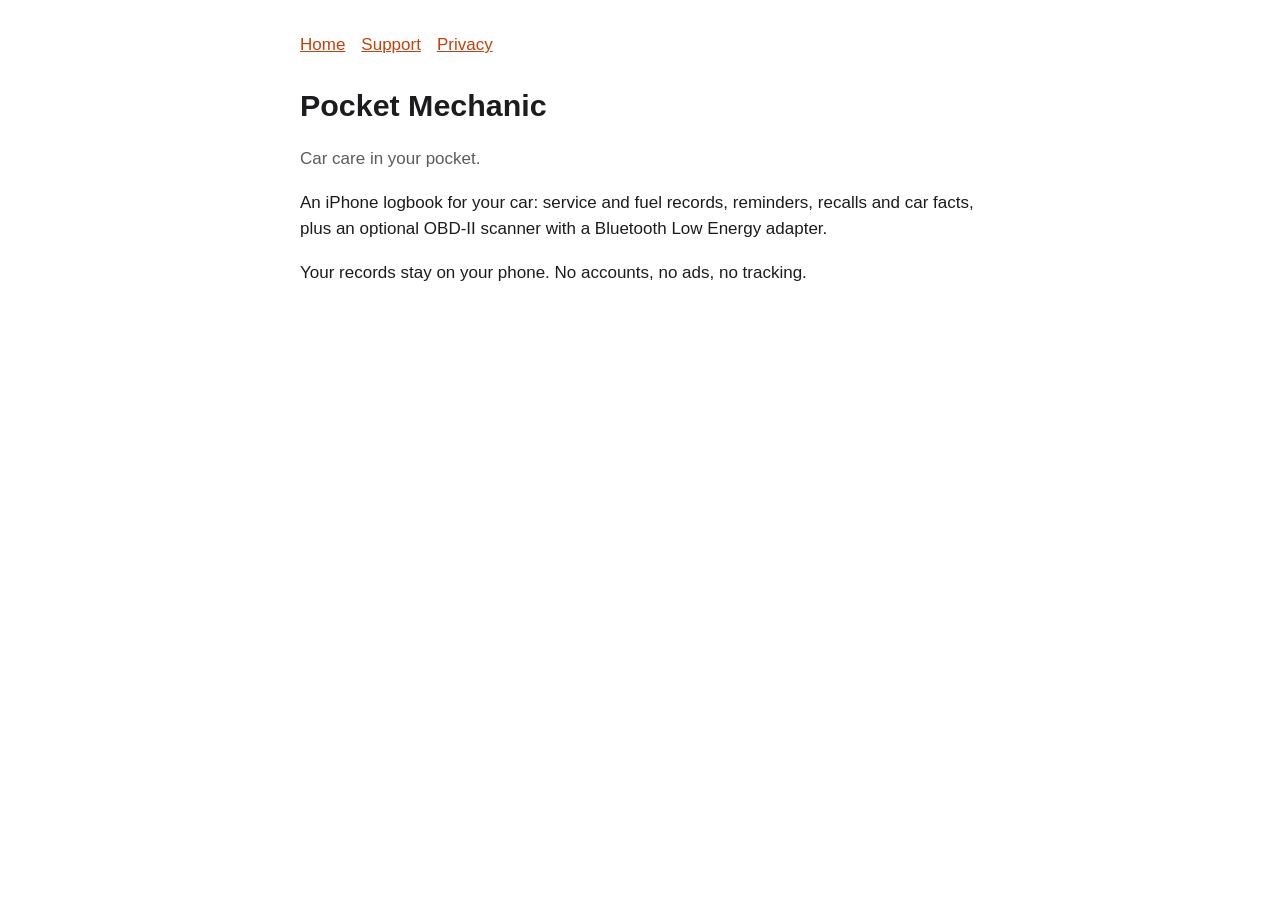
<file: index.html>
<!doctype html>
<html lang="en">
<head>
<meta charset="utf-8">
<meta name="viewport" content="width=device-width, initial-scale=1">
<title>Pocket Mechanic</title>
<link rel="stylesheet" href="style.css">
</head>
<body><main>
<nav><a href="./">Home</a><a href="support.html">Support</a><a href="privacy.html">Privacy</a></nav>
<h1>Pocket Mechanic</h1>
<p class="muted">Car care in your pocket.</p>
<p>An iPhone logbook for your car: service and fuel records, reminders, recalls and car facts, plus an optional OBD-II scanner with a Bluetooth Low Energy adapter.</p>
<p>Your records stay on your phone. No accounts, no ads, no tracking.</p>
</main></body>
</html>
</file>
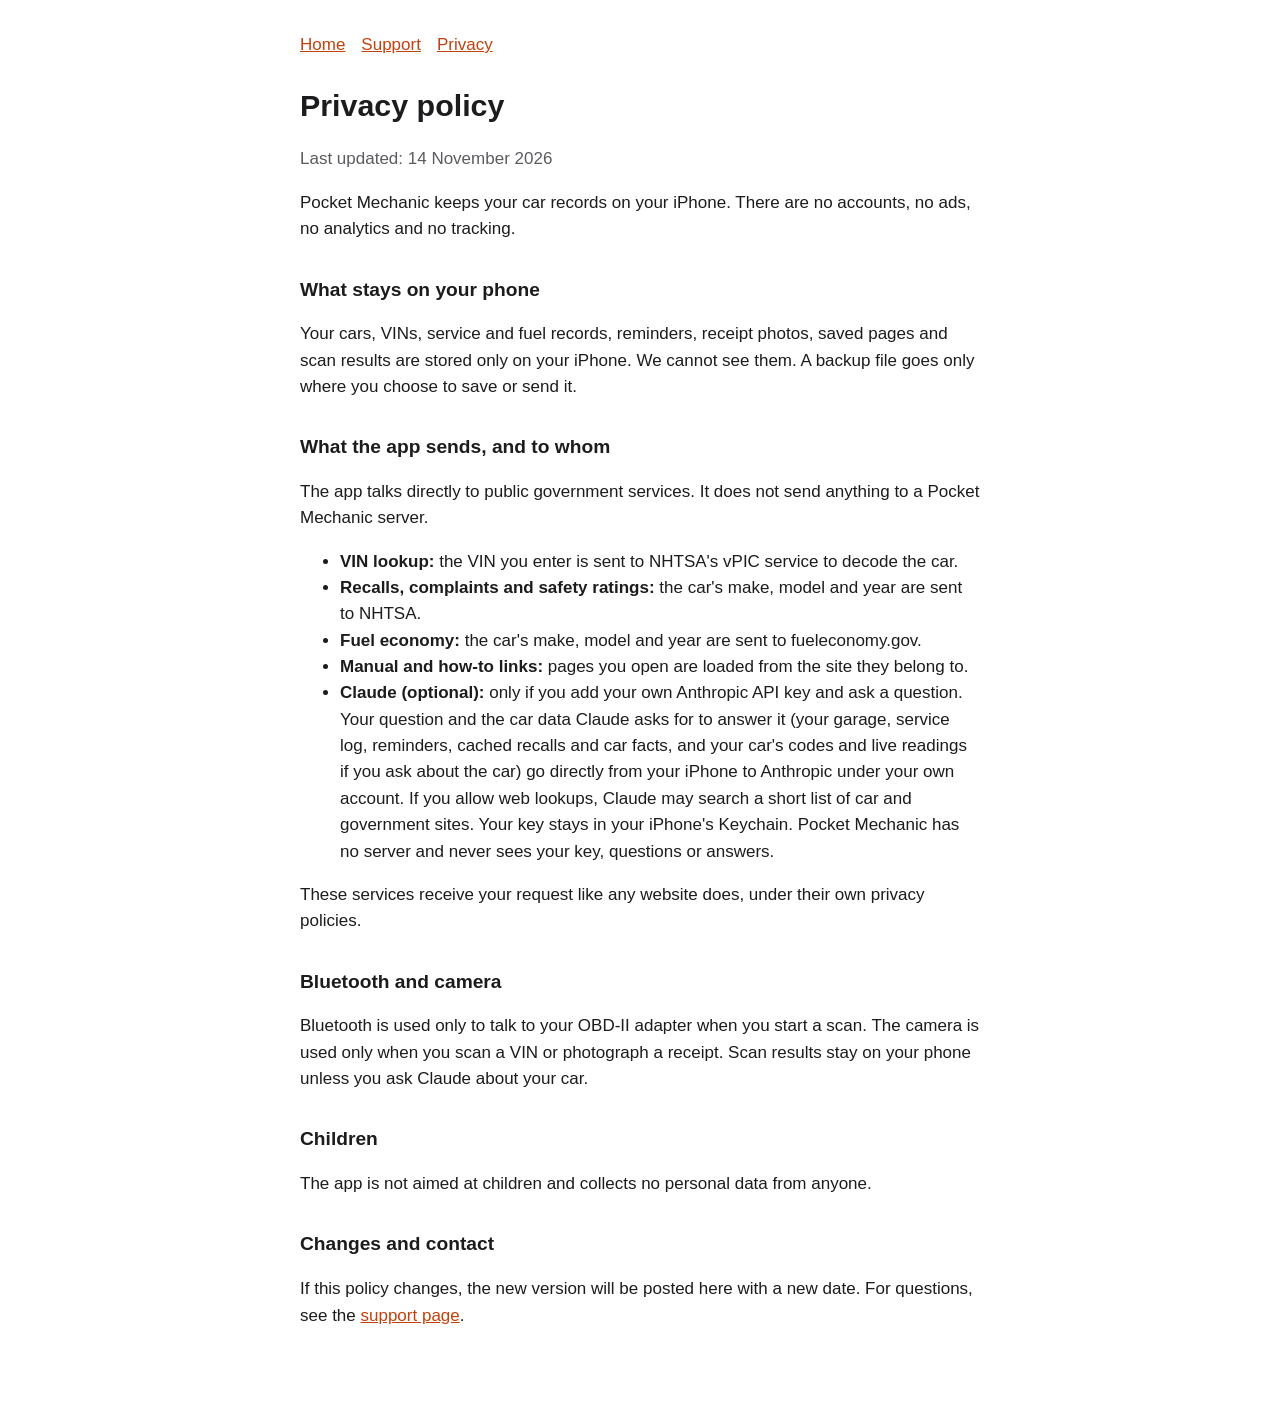
<file: privacy.html>
<!doctype html>
<html lang="en">
<head>
<meta charset="utf-8">
<meta name="viewport" content="width=device-width, initial-scale=1">
<title>Pocket Mechanic Privacy</title>
<link rel="stylesheet" href="style.css">
</head>
<body><main>
<nav><a href="./">Home</a><a href="support.html">Support</a><a href="privacy.html">Privacy</a></nav>
<h1>Privacy policy</h1>
<p class="muted">Last updated: 14 November 2026</p>
<p>Pocket Mechanic keeps your car records on your iPhone. There are no accounts, no ads, no analytics and no tracking.</p>

<h2>What stays on your phone</h2>
<p>Your cars, VINs, service and fuel records, reminders, receipt photos, saved pages and scan results are stored only on your iPhone. We cannot see them. A backup file goes only where you choose to save or send it.</p>

<h2>What the app sends, and to whom</h2>
<p>The app talks directly to public government services. It does not send anything to a Pocket Mechanic server.</p>
<ul>
<li><strong>VIN lookup:</strong> the VIN you enter is sent to NHTSA's vPIC service to decode the car.</li>
<li><strong>Recalls, complaints and safety ratings:</strong> the car's make, model and year are sent to NHTSA.</li>
<li><strong>Fuel economy:</strong> the car's make, model and year are sent to fueleconomy.gov.</li>
<li><strong>Manual and how-to links:</strong> pages you open are loaded from the site they belong to.</li>
<li><strong>Claude (optional):</strong> only if you add your own Anthropic API key and ask a question. Your question and the car data Claude asks for to answer it (your garage, service log, reminders, cached recalls and car facts, and your car's codes and live readings if you ask about the car) go directly from your iPhone to Anthropic under your own account. If you allow web lookups, Claude may search a short list of car and government sites. Your key stays in your iPhone's Keychain. Pocket Mechanic has no server and never sees your key, questions or answers.</li>
</ul>
<p>These services receive your request like any website does, under their own privacy policies.</p>

<h2>Bluetooth and camera</h2>
<p>Bluetooth is used only to talk to your OBD-II adapter when you start a scan. The camera is used only when you scan a VIN or photograph a receipt. Scan results stay on your phone unless you ask Claude about your car.</p>

<h2>Children</h2>
<p>The app is not aimed at children and collects no personal data from anyone.</p>

<h2>Changes and contact</h2>
<p>If this policy changes, the new version will be posted here with a new date. For questions, see the <a href="support.html">support page</a>.</p>
</main></body>
</html>
</file>
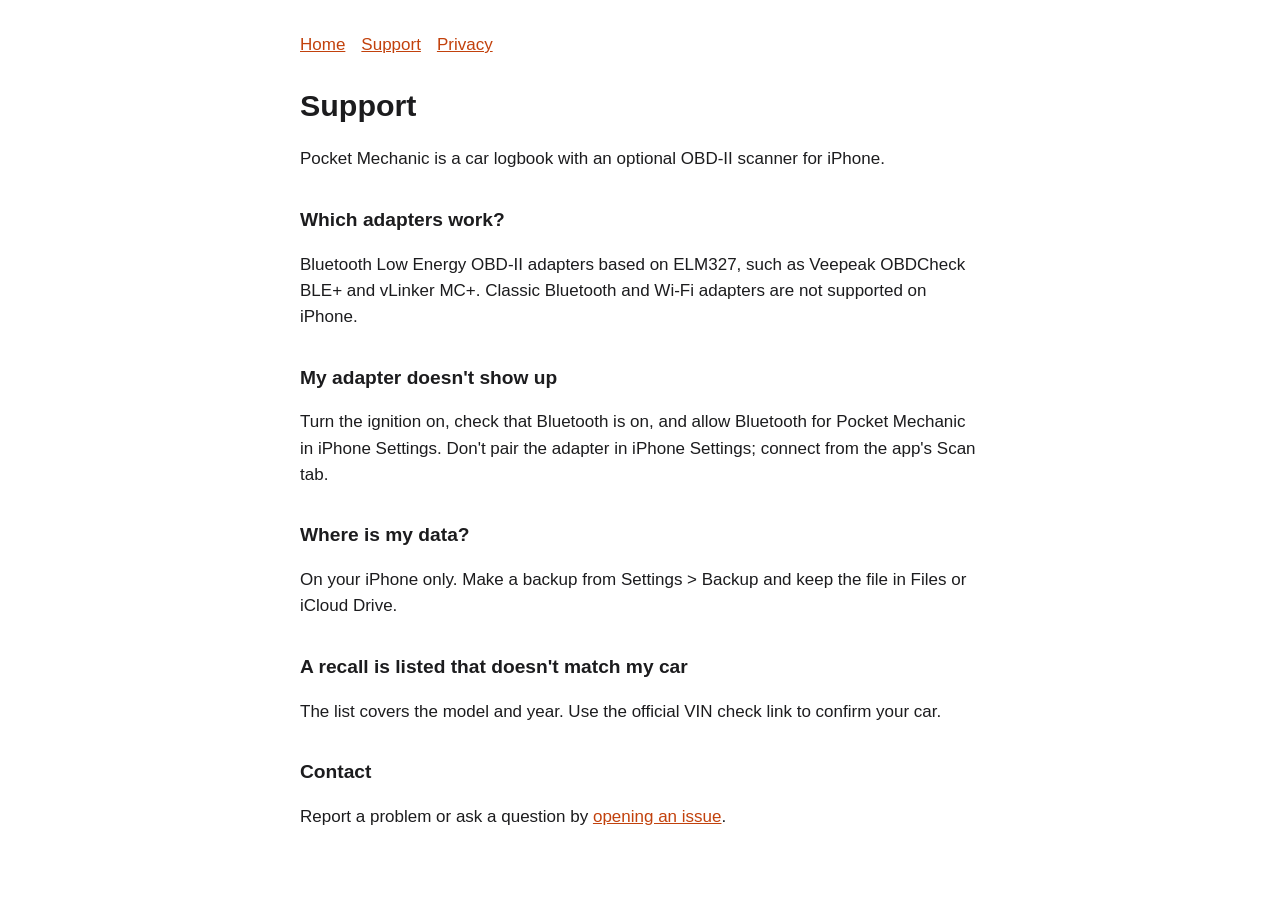
<file: support.html>
<!doctype html>
<html lang="en">
<head>
<meta charset="utf-8">
<meta name="viewport" content="width=device-width, initial-scale=1">
<title>Pocket Mechanic Support</title>
<link rel="stylesheet" href="style.css">
</head>
<body><main>
<nav><a href="./">Home</a><a href="support.html">Support</a><a href="privacy.html">Privacy</a></nav>
<h1>Support</h1>
<p>Pocket Mechanic is a car logbook with an optional OBD-II scanner for iPhone.</p>

<h2>Which adapters work?</h2>
<p>Bluetooth Low Energy OBD-II adapters based on ELM327, such as Veepeak OBDCheck BLE+ and vLinker MC+. Classic Bluetooth and Wi-Fi adapters are not supported on iPhone.</p>

<h2>My adapter doesn't show up</h2>
<p>Turn the ignition on, check that Bluetooth is on, and allow Bluetooth for Pocket Mechanic in iPhone Settings. Don't pair the adapter in iPhone Settings; connect from the app's Scan tab.</p>

<h2>Where is my data?</h2>
<p>On your iPhone only. Make a backup from Settings &gt; Backup and keep the file in Files or iCloud Drive.</p>

<h2>A recall is listed that doesn't match my car</h2>
<p>The list covers the model and year. Use the official VIN check link to confirm your car.</p>

<h2>Contact</h2>
<p>Report a problem or ask a question by <a href="https://github.com/rickydeleon49-ui/pocket-mechanic-site/issues">opening an issue</a>.</p>
</main></body>
</html>
</file>
<file: style.css>
:root { --bg: #ffffff; --fg: #1c1c1e; --muted: #5b5b60; --accent: #c2410c; }
@media (prefers-color-scheme: dark) { :root { --bg: #111113; --fg: #f2f2f7; --muted: #a1a1a8; --accent: #fb923c; } }
body { background: var(--bg); color: var(--fg); font: 17px/1.55 -apple-system, BlinkMacSystemFont, "Segoe UI", sans-serif; margin: 0; }
main { max-width: 680px; margin: 0 auto; padding: 32px 16px 64px; }
h1 { font-size: 1.9rem; margin: 0 0 4px; }
h2 { font-size: 1.2rem; margin-top: 2rem; }
.muted { color: var(--muted); }
a { color: var(--accent); }
nav { margin-bottom: 24px; }
nav a { margin-right: 16px; }
</file>
